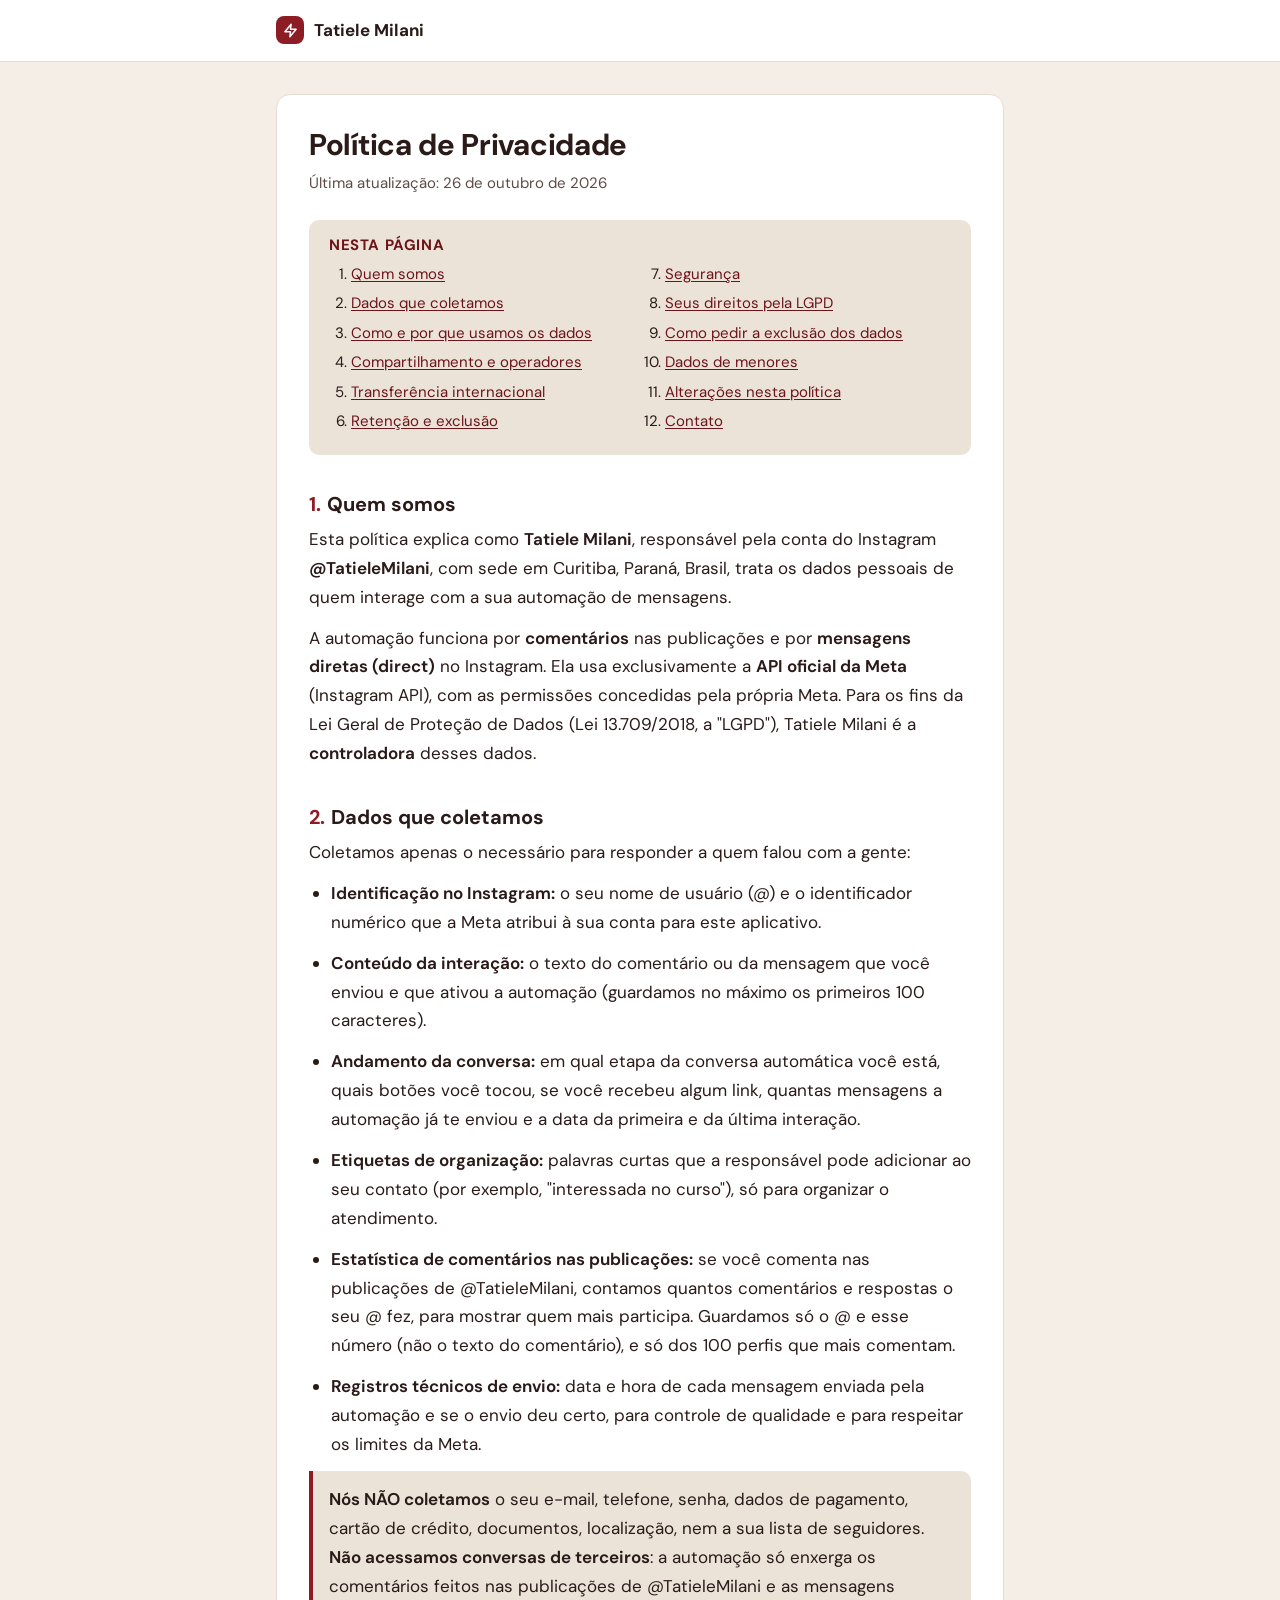
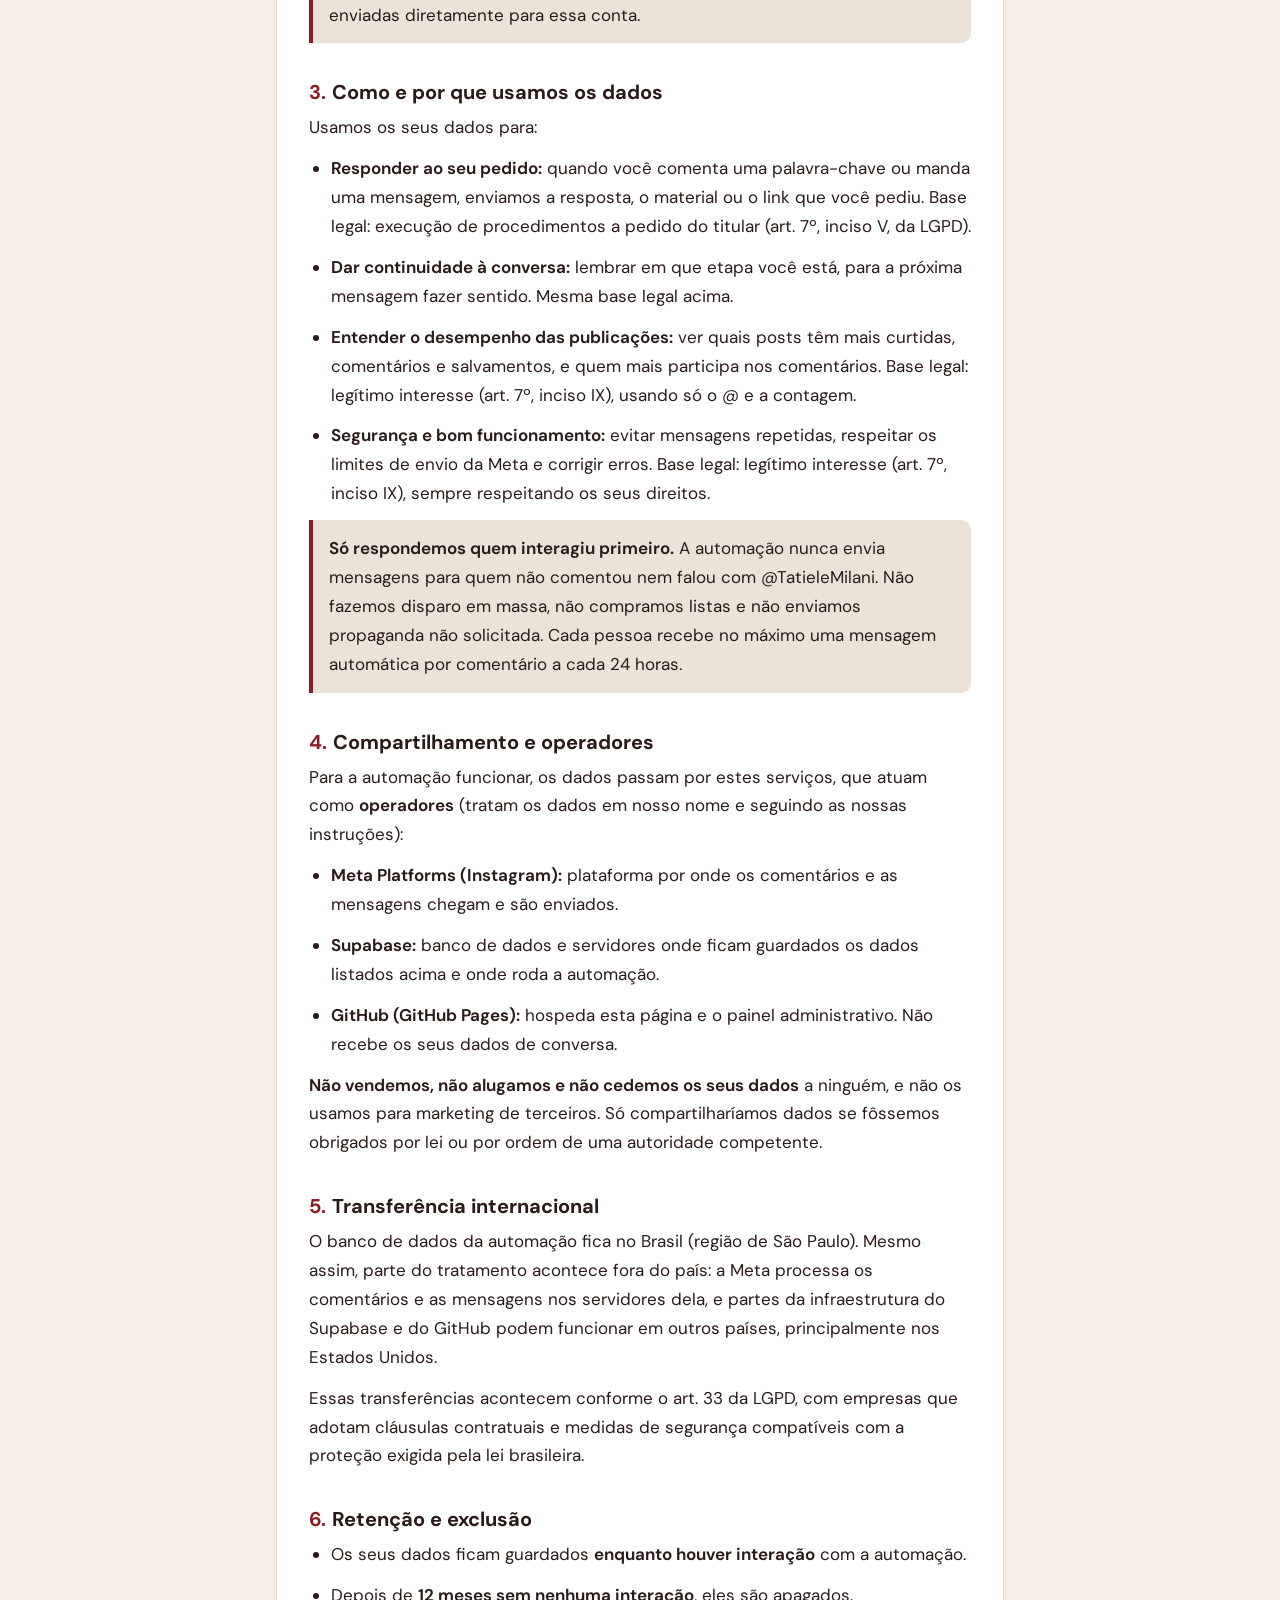
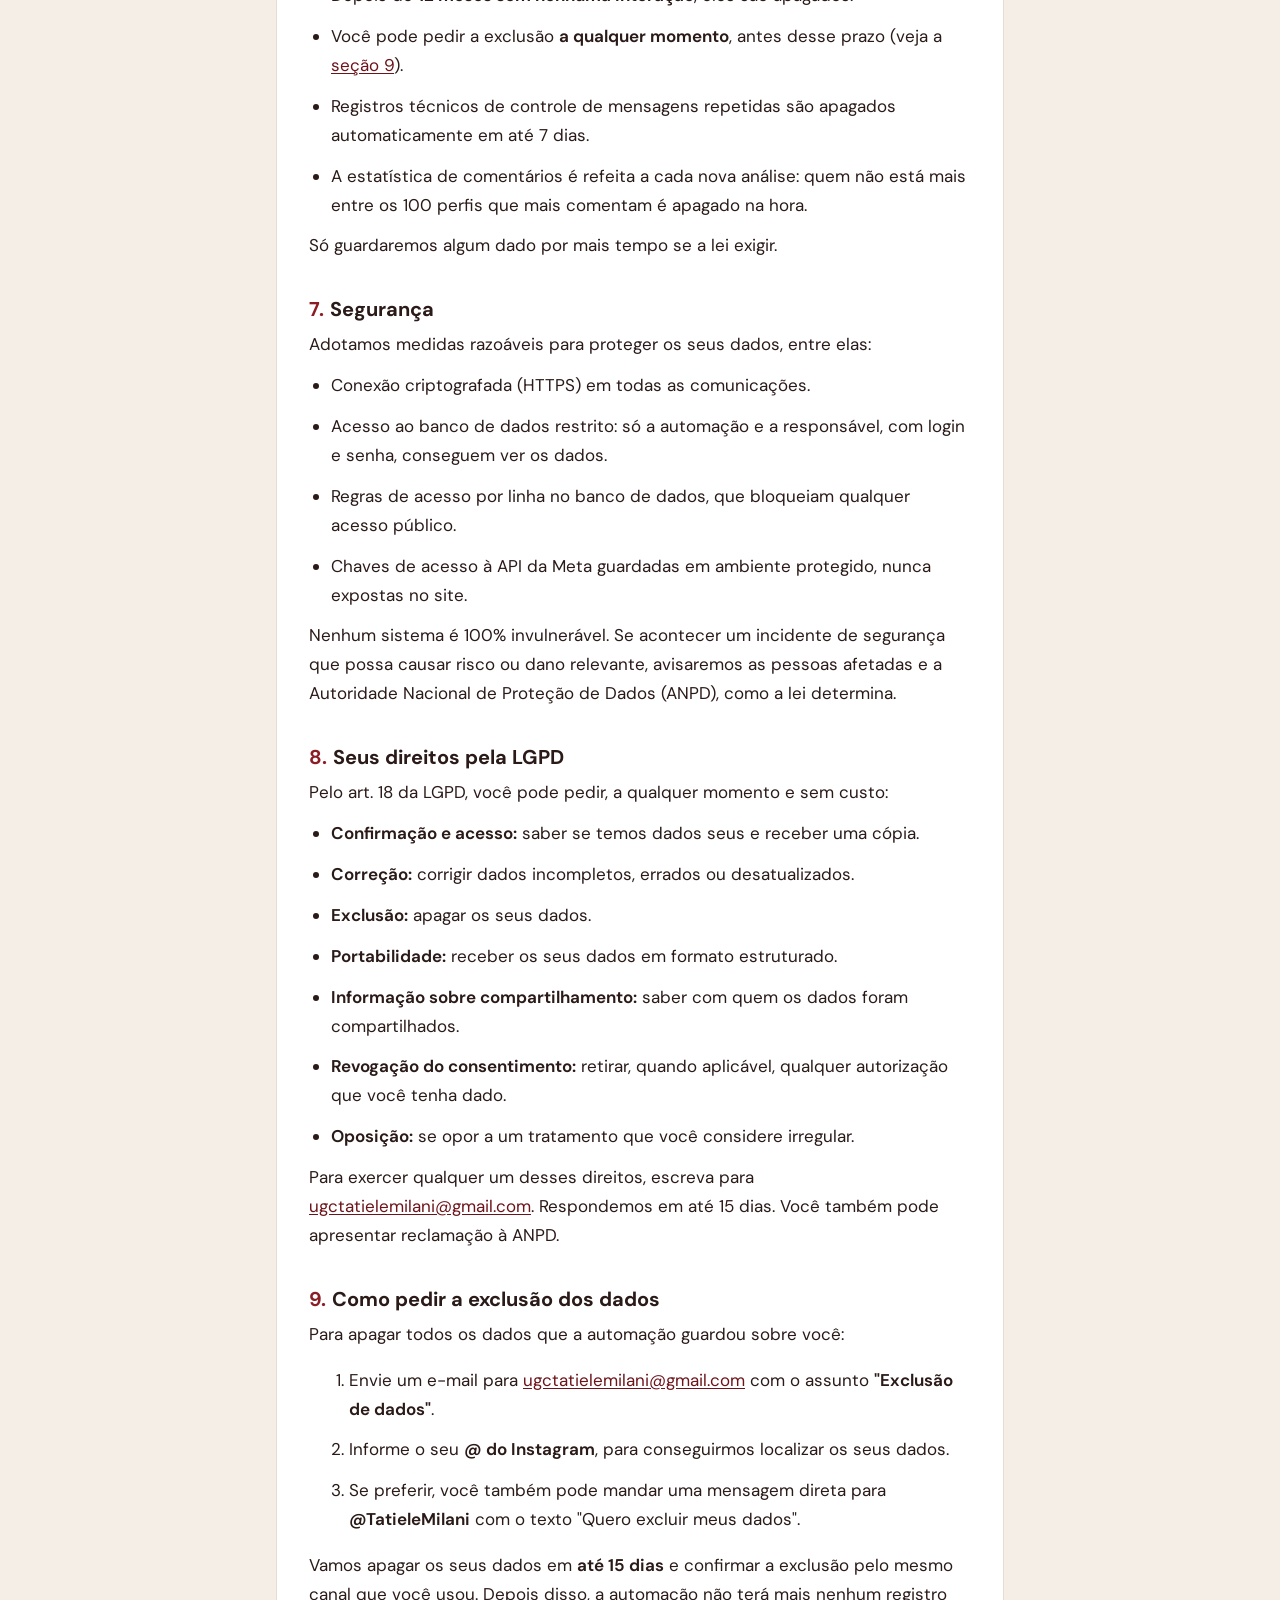
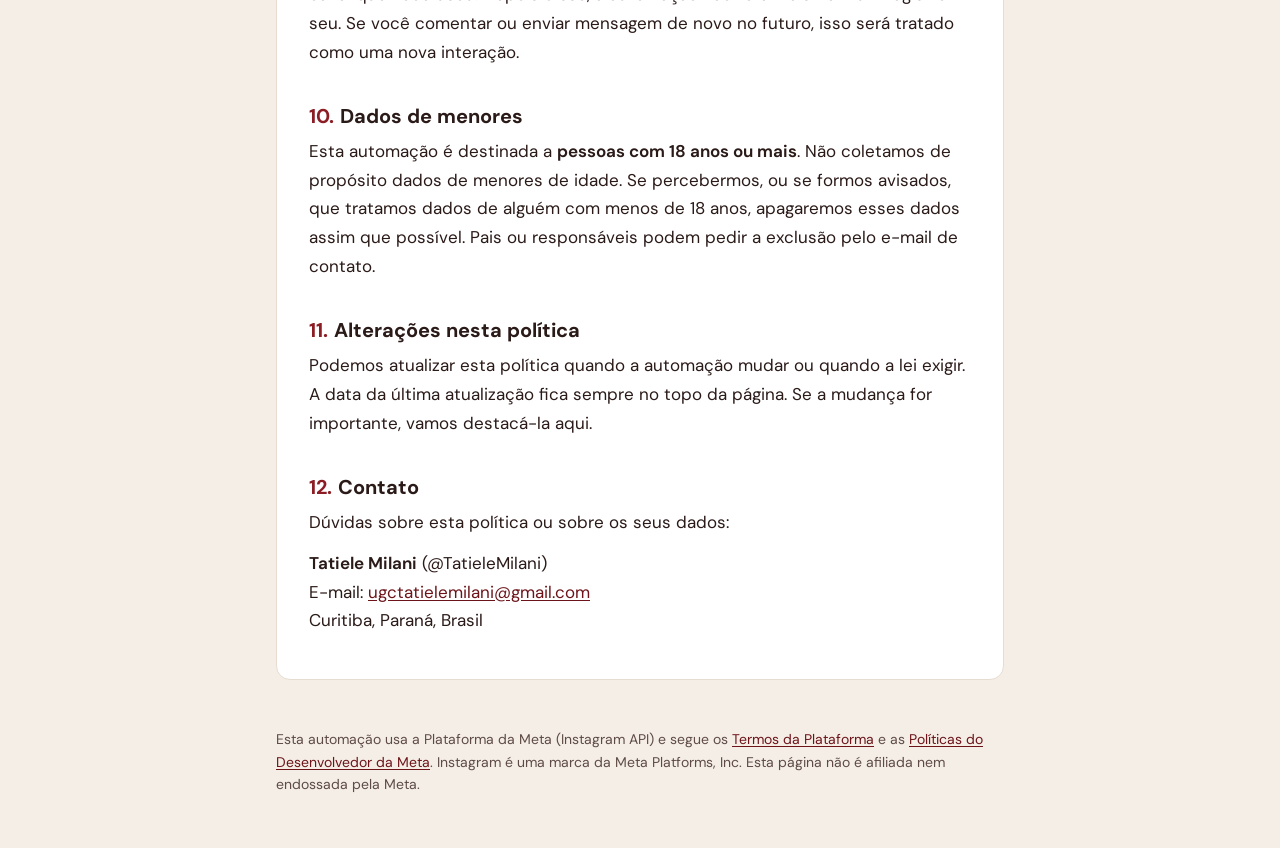
<file: frontend/politica-de-privacidade/index.html>
<!doctype html>
<html lang="pt-BR">
<head>
  <meta charset="utf-8">
  <meta name="viewport" content="width=device-width, initial-scale=1">
  <title>Política de Privacidade | Tatiele Milani</title>
  <meta name="description" content="Política de Privacidade da automação de mensagens e comentários do Instagram de Tatiele Milani (@TatieleMilani): quais dados coletamos, como usamos, seus direitos pela LGPD e como pedir a exclusão.">
  <meta name="robots" content="index, follow">
  <link rel="preconnect" href="https://fonts.googleapis.com">
  <link rel="preconnect" href="https://fonts.gstatic.com" crossorigin>
  <link href="https://fonts.googleapis.com/css2?family=DM+Sans:opsz,wght@9..40,400..700&display=swap" rel="stylesheet">
  <style>
    /* Mesmas cores e fontes do portfólio (tatielemilani.com) e do painel */
    :root {
      --destaque: #8c1d24;
      --destaque-escuro: #6c141a;
      --destaque-suave: #ebe3d8;
      --fundo: #f4eee6;
      --superficie: #ffffff;
      --texto: #2a1a18;
      --texto-2: #5e4b47;
      --borda: #e7dcd1;
      --fonte: "DM Sans", system-ui, -apple-system, "Segoe UI", Roboto, Arial, sans-serif;
      --fonte-titulo: "DM Sans", system-ui, -apple-system, "Segoe UI", Roboto, Arial, sans-serif;
    }
    h1, h2, .topo-interno { font-family: var(--fonte-titulo); }
    * { box-sizing: border-box; }
    html { scroll-behavior: smooth; }
    body {
      margin: 0;
      font-family: var(--fonte);
      font-size: 17px;
      line-height: 1.7;
      color: var(--texto);
      background: var(--fundo);
      -webkit-font-smoothing: antialiased;
    }
    a { color: var(--destaque-escuro); text-underline-offset: 2px; }
    a:focus-visible { outline: 3px solid var(--destaque); outline-offset: 2px; border-radius: 4px; }
    .pular { position: absolute; left: -9999px; }
    .pular:focus { left: 16px; top: 16px; background: #fff; padding: 8px 12px; border-radius: 8px; z-index: 10; }

    header.topo { background: var(--superficie); border-bottom: 1px solid var(--borda); }
    .topo-interno { max-width: 760px; margin: 0 auto; padding: 16px; display: flex; align-items: center; gap: 10px; font-weight: 700; }
    .logo { width: 28px; height: 28px; border-radius: 8px; background: var(--destaque); display: grid; place-items: center; color: #fff; flex: none; }
    .logo svg { width: 15px; height: 15px; }

    main { max-width: 760px; margin: 0 auto; padding: 32px 16px 48px; }
    .cartao { background: var(--superficie); border: 1px solid var(--borda); border-radius: 14px; padding: 32px; }
    h1 { font-size: 30px; line-height: 1.2; margin: 0 0 8px; letter-spacing: -.01em; }
    .atualizacao { color: var(--texto-2); margin: 0 0 24px; font-size: 15px; }
    h2 { font-size: 20px; line-height: 1.3; margin: 36px 0 8px; scroll-margin-top: 16px; }
    h2 .num { color: var(--destaque); margin-right: 6px; }
    p, li { margin: 0 0 12px; }
    ul { padding-left: 22px; margin: 0 0 12px; }
    strong { font-weight: 650; }

    nav.sumario { background: var(--destaque-suave); border-radius: 10px; padding: 16px 20px; margin: 0 0 8px; }
    nav.sumario h2 { margin: 0 0 6px; font-size: 15px; letter-spacing: .04em; text-transform: uppercase; color: var(--destaque-escuro); }
    nav.sumario ol { margin: 0; padding-left: 22px; columns: 2; column-gap: 28px; font-size: 15px; }
    nav.sumario li { margin: 0 0 4px; break-inside: avoid; }

    .destaque-caixa { border-left: 4px solid var(--destaque); background: var(--destaque-suave); padding: 14px 16px; border-radius: 0 10px 10px 0; margin: 12px 0 16px; }
    .destaque-caixa p:last-child { margin-bottom: 0; }

    footer.rodape { max-width: 760px; margin: 0 auto; padding: 0 16px 40px; color: var(--texto-2); font-size: 14px; line-height: 1.6; }

    @media (max-width: 640px) {
      body { font-size: 16px; }
      main { padding: 20px 16px 32px; }
      .cartao { padding: 22px 18px; border-radius: 12px; }
      h1 { font-size: 25px; }
      h2 { font-size: 18px; margin-top: 30px; }
      nav.sumario ol { columns: 1; }
    }
  </style>
</head>
<body>
  <a class="pular" href="#conteudo">Pular para o conteúdo</a>

  <header class="topo">
    <div class="topo-interno">
      <span class="logo" aria-hidden="true"><svg viewBox="0 0 24 24" fill="none" stroke="currentColor" stroke-width="2.4" stroke-linecap="round" stroke-linejoin="round"><path d="M13 2 3 14h9l-1 8 10-12h-9l1-8z"/></svg></span>
      <span>Tatiele Milani</span>
    </div>
  </header>

  <main id="conteudo">
    <article class="cartao">
      <h1>Política de Privacidade</h1>
      <p class="atualizacao">Última atualização: <time datetime="2026-10-26">26 de outubro de 2026</time></p>

      <nav class="sumario" aria-labelledby="titulo-sumario">
        <h2 id="titulo-sumario">Nesta página</h2>
        <ol>
          <li><a href="#quem-somos">Quem somos</a></li>
          <li><a href="#dados-coletados">Dados que coletamos</a></li>
          <li><a href="#uso-dos-dados">Como e por que usamos os dados</a></li>
          <li><a href="#compartilhamento">Compartilhamento e operadores</a></li>
          <li><a href="#transferencia-internacional">Transferência internacional</a></li>
          <li><a href="#retencao">Retenção e exclusão</a></li>
          <li><a href="#seguranca">Segurança</a></li>
          <li><a href="#direitos">Seus direitos pela LGPD</a></li>
          <li><a href="#exclusao-de-dados">Como pedir a exclusão dos dados</a></li>
          <li><a href="#menores">Dados de menores</a></li>
          <li><a href="#alteracoes">Alterações nesta política</a></li>
          <li><a href="#contato">Contato</a></li>
        </ol>
      </nav>

      <section aria-labelledby="quem-somos">
        <h2 id="quem-somos"><span class="num">1.</span>Quem somos</h2>
        <p>Esta política explica como <strong>Tatiele Milani</strong>, responsável pela conta do Instagram <strong>@TatieleMilani</strong>, com sede em Curitiba, Paraná, Brasil, trata os dados pessoais de quem interage com a sua automação de mensagens.</p>
        <p>A automação funciona por <strong>comentários</strong> nas publicações e por <strong>mensagens diretas (direct)</strong> no Instagram. Ela usa exclusivamente a <strong>API oficial da Meta</strong> (Instagram API), com as permissões concedidas pela própria Meta. Para os fins da Lei Geral de Proteção de Dados (Lei 13.709/2018, a "LGPD"), Tatiele Milani é a <strong>controladora</strong> desses dados.</p>
      </section>

      <section aria-labelledby="dados-coletados">
        <h2 id="dados-coletados"><span class="num">2.</span>Dados que coletamos</h2>
        <p>Coletamos apenas o necessário para responder a quem falou com a gente:</p>
        <ul>
          <li><strong>Identificação no Instagram:</strong> o seu nome de usuário (@) e o identificador numérico que a Meta atribui à sua conta para este aplicativo.</li>
          <li><strong>Conteúdo da interação:</strong> o texto do comentário ou da mensagem que você enviou e que ativou a automação (guardamos no máximo os primeiros 100 caracteres).</li>
          <li><strong>Andamento da conversa:</strong> em qual etapa da conversa automática você está, quais botões você tocou, se você recebeu algum link, quantas mensagens a automação já te enviou e a data da primeira e da última interação.</li>
          <li><strong>Etiquetas de organização:</strong> palavras curtas que a responsável pode adicionar ao seu contato (por exemplo, "interessada no curso"), só para organizar o atendimento.</li>
          <li><strong>Estatística de comentários nas publicações:</strong> se você comenta nas publicações de @TatieleMilani, contamos quantos comentários e respostas o seu @ fez, para mostrar quem mais participa. Guardamos só o @ e esse número (não o texto do comentário), e só dos 100 perfis que mais comentam.</li>
          <li><strong>Registros técnicos de envio:</strong> data e hora de cada mensagem enviada pela automação e se o envio deu certo, para controle de qualidade e para respeitar os limites da Meta.</li>
        </ul>
        <div class="destaque-caixa">
          <p><strong>Nós NÃO coletamos</strong> o seu e-mail, telefone, senha, dados de pagamento, cartão de crédito, documentos, localização, nem a sua lista de seguidores. <strong>Não acessamos conversas de terceiros</strong>: a automação só enxerga os comentários feitos nas publicações de @TatieleMilani e as mensagens enviadas diretamente para essa conta.</p>
        </div>
      </section>

      <section aria-labelledby="uso-dos-dados">
        <h2 id="uso-dos-dados"><span class="num">3.</span>Como e por que usamos os dados</h2>
        <p>Usamos os seus dados para:</p>
        <ul>
          <li><strong>Responder ao seu pedido:</strong> quando você comenta uma palavra-chave ou manda uma mensagem, enviamos a resposta, o material ou o link que você pediu. Base legal: execução de procedimentos a pedido do titular (art. 7º, inciso V, da LGPD).</li>
          <li><strong>Dar continuidade à conversa:</strong> lembrar em que etapa você está, para a próxima mensagem fazer sentido. Mesma base legal acima.</li>
          <li><strong>Entender o desempenho das publicações:</strong> ver quais posts têm mais curtidas, comentários e salvamentos, e quem mais participa nos comentários. Base legal: legítimo interesse (art. 7º, inciso IX), usando só o @ e a contagem.</li>
          <li><strong>Segurança e bom funcionamento:</strong> evitar mensagens repetidas, respeitar os limites de envio da Meta e corrigir erros. Base legal: legítimo interesse (art. 7º, inciso IX), sempre respeitando os seus direitos.</li>
        </ul>
        <div class="destaque-caixa">
          <p><strong>Só respondemos quem interagiu primeiro.</strong> A automação nunca envia mensagens para quem não comentou nem falou com @TatieleMilani. Não fazemos disparo em massa, não compramos listas e não enviamos propaganda não solicitada. Cada pessoa recebe no máximo uma mensagem automática por comentário a cada 24 horas.</p>
        </div>
      </section>

      <section aria-labelledby="compartilhamento">
        <h2 id="compartilhamento"><span class="num">4.</span>Compartilhamento e operadores</h2>
        <p>Para a automação funcionar, os dados passam por estes serviços, que atuam como <strong>operadores</strong> (tratam os dados em nosso nome e seguindo as nossas instruções):</p>
        <ul>
          <li><strong>Meta Platforms (Instagram):</strong> plataforma por onde os comentários e as mensagens chegam e são enviados.</li>
          <li><strong>Supabase:</strong> banco de dados e servidores onde ficam guardados os dados listados acima e onde roda a automação.</li>
          <li><strong>GitHub (GitHub Pages):</strong> hospeda esta página e o painel administrativo. Não recebe os seus dados de conversa.</li>
        </ul>
        <p><strong>Não vendemos, não alugamos e não cedemos os seus dados</strong> a ninguém, e não os usamos para marketing de terceiros. Só compartilharíamos dados se fôssemos obrigados por lei ou por ordem de uma autoridade competente.</p>
      </section>

      <section aria-labelledby="transferencia-internacional">
        <h2 id="transferencia-internacional"><span class="num">5.</span>Transferência internacional</h2>
        <p>O banco de dados da automação fica no Brasil (região de São Paulo). Mesmo assim, parte do tratamento acontece fora do país: a Meta processa os comentários e as mensagens nos servidores dela, e partes da infraestrutura do Supabase e do GitHub podem funcionar em outros países, principalmente nos Estados Unidos.</p>
        <p>Essas transferências acontecem conforme o art. 33 da LGPD, com empresas que adotam cláusulas contratuais e medidas de segurança compatíveis com a proteção exigida pela lei brasileira.</p>
      </section>

      <section aria-labelledby="retencao">
        <h2 id="retencao"><span class="num">6.</span>Retenção e exclusão</h2>
        <ul>
          <li>Os seus dados ficam guardados <strong>enquanto houver interação</strong> com a automação.</li>
          <li>Depois de <strong>12 meses sem nenhuma interação</strong>, eles são apagados.</li>
          <li>Você pode pedir a exclusão <strong>a qualquer momento</strong>, antes desse prazo (veja a <a href="#exclusao-de-dados">seção 9</a>).</li>
          <li>Registros técnicos de controle de mensagens repetidas são apagados automaticamente em até 7 dias.</li>
          <li>A estatística de comentários é refeita a cada nova análise: quem não está mais entre os 100 perfis que mais comentam é apagado na hora.</li>
        </ul>
        <p>Só guardaremos algum dado por mais tempo se a lei exigir.</p>
      </section>

      <section aria-labelledby="seguranca">
        <h2 id="seguranca"><span class="num">7.</span>Segurança</h2>
        <p>Adotamos medidas razoáveis para proteger os seus dados, entre elas:</p>
        <ul>
          <li>Conexão criptografada (HTTPS) em todas as comunicações.</li>
          <li>Acesso ao banco de dados restrito: só a automação e a responsável, com login e senha, conseguem ver os dados.</li>
          <li>Regras de acesso por linha no banco de dados, que bloqueiam qualquer acesso público.</li>
          <li>Chaves de acesso à API da Meta guardadas em ambiente protegido, nunca expostas no site.</li>
        </ul>
        <p>Nenhum sistema é 100% invulnerável. Se acontecer um incidente de segurança que possa causar risco ou dano relevante, avisaremos as pessoas afetadas e a Autoridade Nacional de Proteção de Dados (ANPD), como a lei determina.</p>
      </section>

      <section aria-labelledby="direitos">
        <h2 id="direitos"><span class="num">8.</span>Seus direitos pela LGPD</h2>
        <p>Pelo art. 18 da LGPD, você pode pedir, a qualquer momento e sem custo:</p>
        <ul>
          <li><strong>Confirmação e acesso:</strong> saber se temos dados seus e receber uma cópia.</li>
          <li><strong>Correção:</strong> corrigir dados incompletos, errados ou desatualizados.</li>
          <li><strong>Exclusão:</strong> apagar os seus dados.</li>
          <li><strong>Portabilidade:</strong> receber os seus dados em formato estruturado.</li>
          <li><strong>Informação sobre compartilhamento:</strong> saber com quem os dados foram compartilhados.</li>
          <li><strong>Revogação do consentimento:</strong> retirar, quando aplicável, qualquer autorização que você tenha dado.</li>
          <li><strong>Oposição:</strong> se opor a um tratamento que você considere irregular.</li>
        </ul>
        <p>Para exercer qualquer um desses direitos, escreva para <a href="mailto:ugctatielemilani@gmail.com">ugctatielemilani@gmail.com</a>. Respondemos em até 15 dias. Você também pode apresentar reclamação à ANPD.</p>
      </section>

      <section aria-labelledby="exclusao-de-dados">
        <h2 id="exclusao-de-dados"><span class="num">9.</span>Como pedir a exclusão dos dados</h2>
        <p>Para apagar todos os dados que a automação guardou sobre você:</p>
        <ol>
          <li>Envie um e-mail para <a href="mailto:ugctatielemilani@gmail.com?subject=Exclus%C3%A3o%20de%20dados">ugctatielemilani@gmail.com</a> com o assunto <strong>"Exclusão de dados"</strong>.</li>
          <li>Informe o seu <strong>@ do Instagram</strong>, para conseguirmos localizar os seus dados.</li>
          <li>Se preferir, você também pode mandar uma mensagem direta para <strong>@TatieleMilani</strong> com o texto "Quero excluir meus dados".</li>
        </ol>
        <p>Vamos apagar os seus dados em <strong>até 15 dias</strong> e confirmar a exclusão pelo mesmo canal que você usou. Depois disso, a automação não terá mais nenhum registro seu. Se você comentar ou enviar mensagem de novo no futuro, isso será tratado como uma nova interação.</p>
      </section>

      <section aria-labelledby="menores">
        <h2 id="menores"><span class="num">10.</span>Dados de menores</h2>
        <p>Esta automação é destinada a <strong>pessoas com 18 anos ou mais</strong>. Não coletamos de propósito dados de menores de idade. Se percebermos, ou se formos avisados, que tratamos dados de alguém com menos de 18 anos, apagaremos esses dados assim que possível. Pais ou responsáveis podem pedir a exclusão pelo e-mail de contato.</p>
      </section>

      <section aria-labelledby="alteracoes">
        <h2 id="alteracoes"><span class="num">11.</span>Alterações nesta política</h2>
        <p>Podemos atualizar esta política quando a automação mudar ou quando a lei exigir. A data da última atualização fica sempre no topo da página. Se a mudança for importante, vamos destacá-la aqui.</p>
      </section>

      <section aria-labelledby="contato">
        <h2 id="contato"><span class="num">12.</span>Contato</h2>
        <p>Dúvidas sobre esta política ou sobre os seus dados:</p>
        <p><strong>Tatiele Milani</strong> (@TatieleMilani)<br>
          E-mail: <a href="mailto:ugctatielemilani@gmail.com">ugctatielemilani@gmail.com</a><br>
          Curitiba, Paraná, Brasil</p>
      </section>
    </article>
  </main>

  <footer class="rodape">
    <p>Esta automação usa a Plataforma da Meta (Instagram API) e segue os <a href="https://developers.facebook.com/terms/">Termos da Plataforma</a> e as <a href="https://developers.facebook.com/devpolicy/">Políticas do Desenvolvedor da Meta</a>. Instagram é uma marca da Meta Platforms, Inc. Esta página não é afiliada nem endossada pela Meta.</p>
  </footer>
</body>
</html>
</file>
